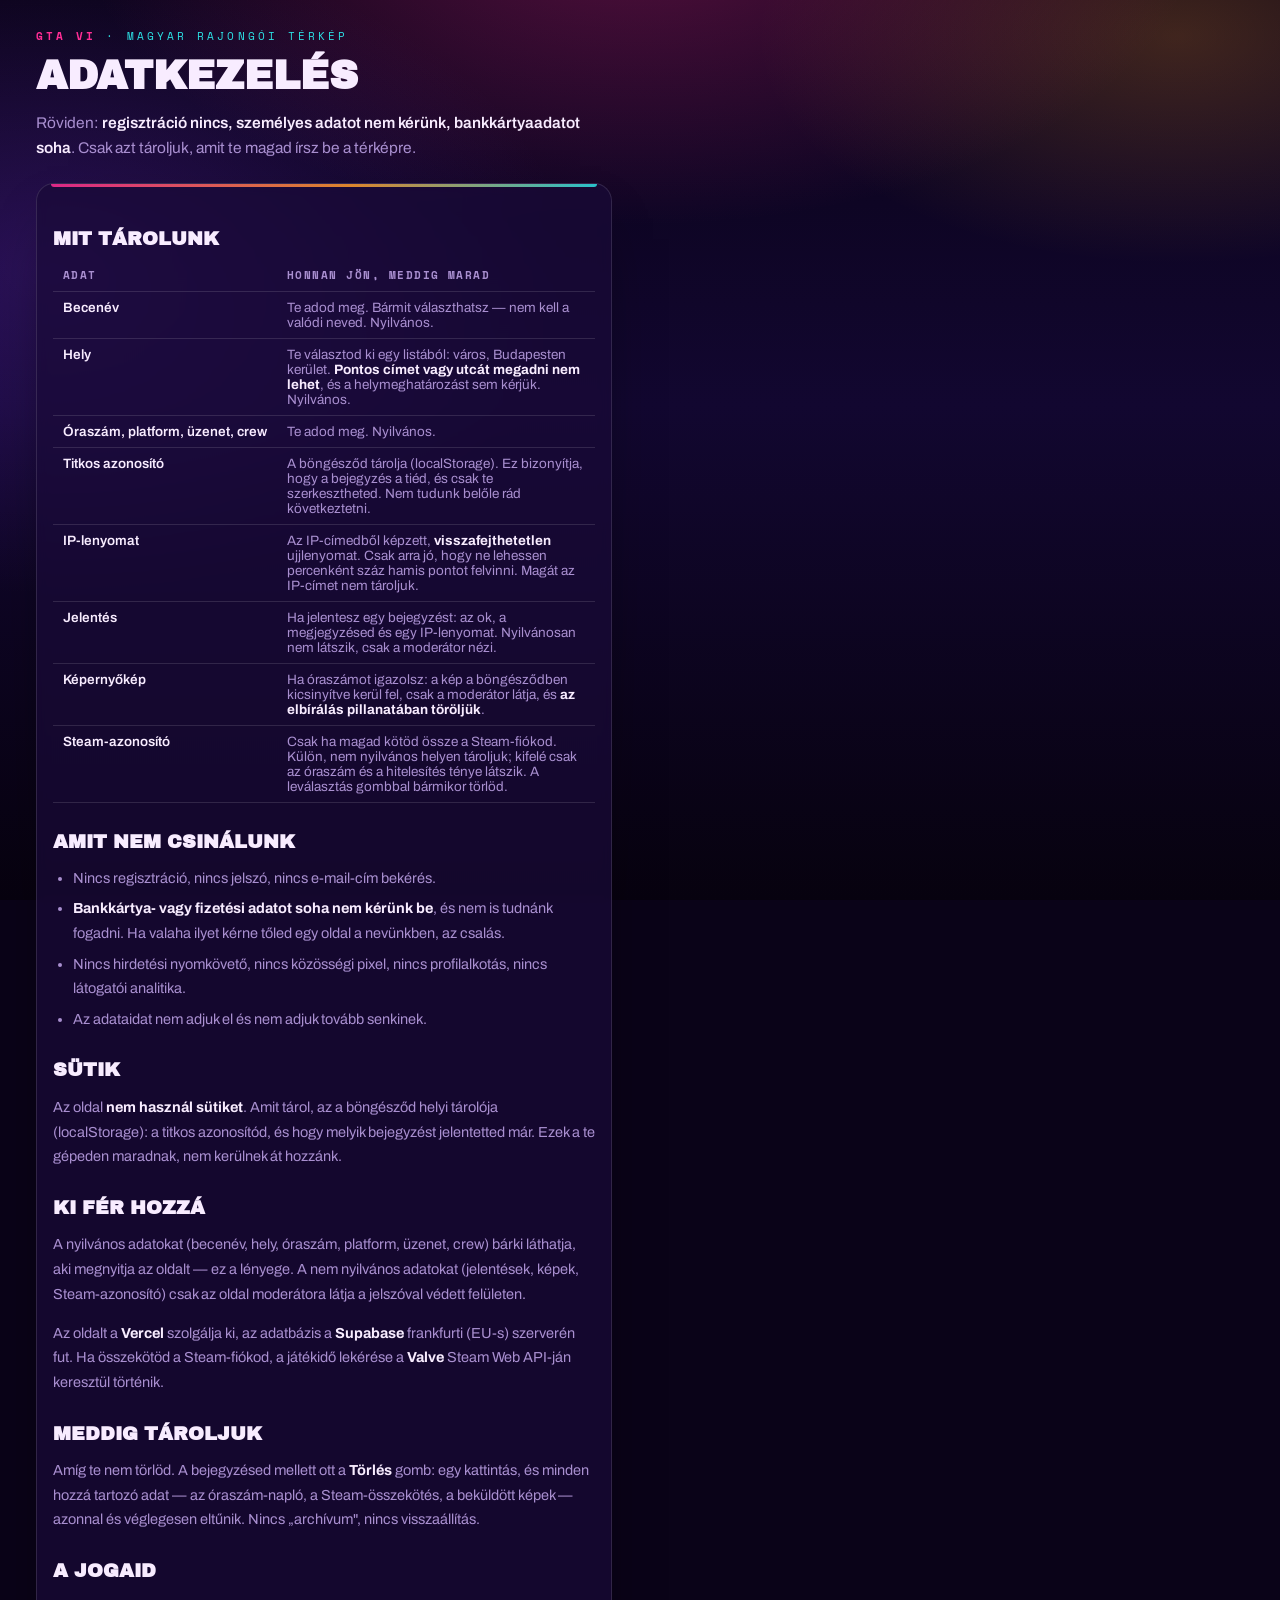
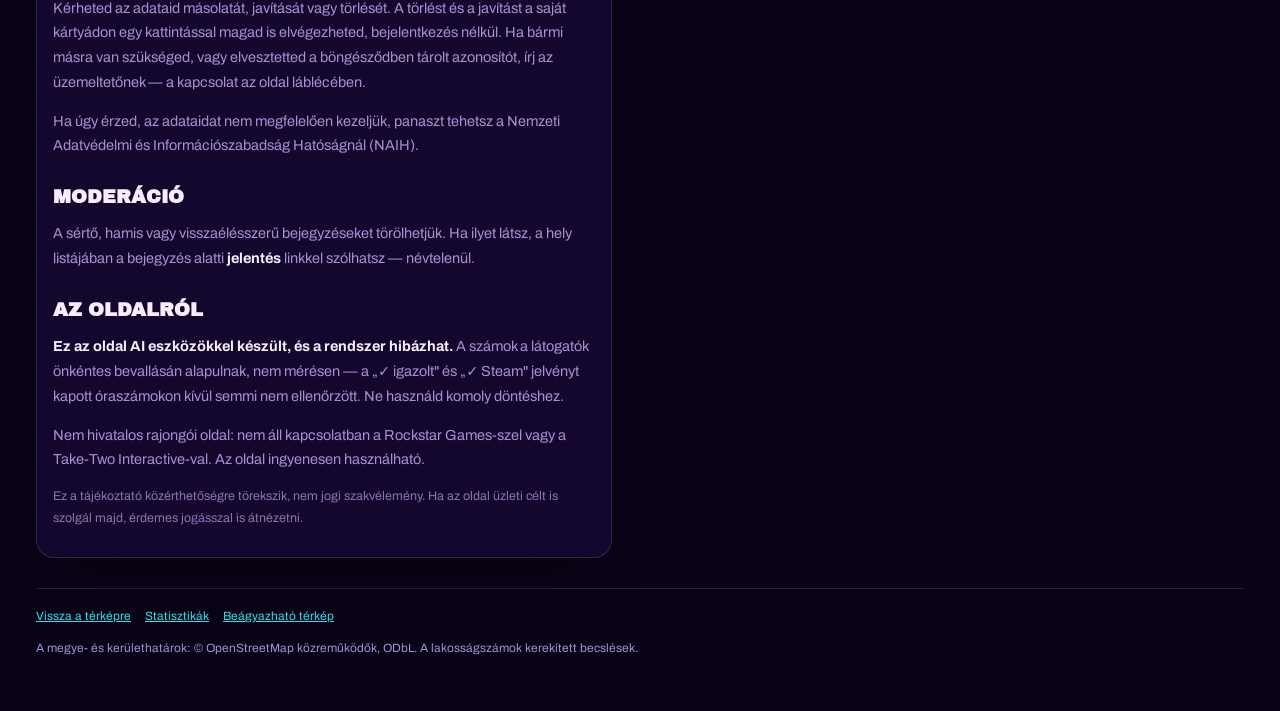
<file: adatkezeles.html>
<!doctype html>
<html lang="hu">
<head>
<meta charset="utf-8">
<meta name="viewport" content="width=device-width,initial-scale=1,viewport-fit=cover">
<title>Adatkezelés — GTA VI Magyar Térkép</title>
<meta name="description" content="Milyen adatot tárol a GTA VI magyar rajongói térkép, meddig, és hogyan töröltetheted.">
<link rel="icon" href="/favicon.svg" type="image/svg+xml">
<link rel="preconnect" href="https://fonts.gstatic.com" crossorigin>
<link rel="stylesheet" href="https://fonts.googleapis.com/css2?family=Archivo+Black&family=Archivo:wght@400;600;700&family=Space+Mono:wght@400;700&display=swap">
<link rel="stylesheet" href="assets/style.css">
<style>
  .doc{max-width:72ch}
  .doc h3{font-family:var(--display);font-size:19px;text-transform:uppercase;margin:28px 0 8px;color:var(--fg)}
  .doc p,.doc li{font-size:14.5px;line-height:1.7;color:var(--muted)}
  .doc strong{color:var(--fg)}
  .doc ul{padding-left:20px}
  .doc li{margin-bottom:6px}
  .doc table{width:100%;border-collapse:collapse;margin:10px 0 4px;font-size:13.5px}
  .doc th,.doc td{text-align:left;padding:8px 10px;border-bottom:1px solid var(--line);vertical-align:top}
  .doc th{font-family:var(--mono);font-size:10.5px;letter-spacing:.14em;text-transform:uppercase;color:var(--muted)}
  .doc td{color:var(--muted)}
  .doc td:first-child{color:var(--fg);font-weight:600;white-space:nowrap}
</style>
</head>
<body>
<div class="wrap">
  <p class="eyebrow"><b>GTA VI</b> · Magyar rajongói térkép</p>
  <h2 class="page">Adatkezelés</h2>
  <p class="lede">Röviden: <strong>regisztráció nincs, személyes adatot nem kérünk, bankkártyaadatot soha</strong>. Csak azt tároljuk, amit te magad írsz be a térképre.</p>

  <div class="panel pad doc" style="margin-top:22px">

    <h3>Mit tárolunk</h3>
    <table>
      <tr><th>Adat</th><th>Honnan jön, meddig marad</th></tr>
      <tr><td>Becenév</td><td>Te adod meg. Bármit választhatsz — nem kell a valódi neved. Nyilvános.</td></tr>
      <tr><td>Hely</td><td>Te választod ki egy listából: város, Budapesten kerület. <strong>Pontos címet vagy utcát megadni nem lehet</strong>, és a helymeghatározást sem kérjük. Nyilvános.</td></tr>
      <tr><td>Óraszám, platform, üzenet, crew</td><td>Te adod meg. Nyilvános.</td></tr>
      <tr><td>Titkos azonosító</td><td>A böngésződ tárolja (localStorage). Ez bizonyítja, hogy a bejegyzés a tiéd, és csak te szerkesztheted. Nem tudunk belőle rád következtetni.</td></tr>
      <tr><td>IP-lenyomat</td><td>Az IP-címedből képzett, <strong>visszafejthetetlen</strong> ujjlenyomat. Csak arra jó, hogy ne lehessen percenként száz hamis pontot felvinni. Magát az IP-címet nem tároljuk.</td></tr>
      <tr><td>Jelentés</td><td>Ha jelentesz egy bejegyzést: az ok, a megjegyzésed és egy IP-lenyomat. Nyilvánosan nem látszik, csak a moderátor nézi.</td></tr>
      <tr><td>Képernyőkép</td><td>Ha óraszámot igazolsz: a kép a böngésződben kicsinyítve kerül fel, csak a moderátor látja, és <strong>az elbírálás pillanatában töröljük</strong>.</td></tr>
      <tr><td>Steam-azonosító</td><td>Csak ha magad kötöd össze a Steam-fiókod. Külön, nem nyilvános helyen tároljuk; kifelé csak az óraszám és a hitelesítés ténye látszik. A leválasztás gombbal bármikor törlöd.</td></tr>
    </table>

    <h3>Amit nem csinálunk</h3>
    <ul>
      <li>Nincs regisztráció, nincs jelszó, nincs e-mail-cím bekérés.</li>
      <li><strong>Bankkártya- vagy fizetési adatot soha nem kérünk be</strong>, és nem is tudnánk fogadni. Ha valaha ilyet kérne tőled egy oldal a nevünkben, az csalás.</li>
      <li>Nincs hirdetési nyomkövető, nincs közösségi pixel, nincs profilalkotás, nincs látogatói analitika.</li>
      <li>Az adataidat nem adjuk el és nem adjuk tovább senkinek.</li>
    </ul>

    <h3>Sütik</h3>
    <p>Az oldal <strong>nem használ sütiket</strong>. Amit tárol, az a böngésződ helyi tárolója (localStorage): a titkos azonosítód, és hogy melyik bejegyzést jelentetted már. Ezek a te gépeden maradnak, nem kerülnek át hozzánk.</p>

    <h3>Ki fér hozzá</h3>
    <p>A nyilvános adatokat (becenév, hely, óraszám, platform, üzenet, crew) bárki láthatja, aki megnyitja az oldalt — ez a lényege. A nem nyilvános adatokat (jelentések, képek, Steam-azonosító) csak az oldal moderátora látja a jelszóval védett felületen.</p>
    <p>Az oldalt a <strong>Vercel</strong> szolgálja ki, az adatbázis a <strong>Supabase</strong> frankfurti (EU-s) szerverén fut. Ha összekötöd a Steam-fiókod, a játékidő lekérése a <strong>Valve</strong> Steam Web API-ján keresztül történik.</p>

    <h3>Meddig tároljuk</h3>
    <p>Amíg te nem törlöd. A bejegyzésed mellett ott a <strong>Törlés</strong> gomb: egy kattintás, és minden hozzá tartozó adat — az óraszám-napló, a Steam-összekötés, a beküldött képek — azonnal és véglegesen eltűnik. Nincs „archívum", nincs visszaállítás.</p>

    <h3>A jogaid</h3>
    <p>Kérheted az adataid másolatát, javítását vagy törlését. A törlést és a javítást a saját kártyádon egy kattintással magad is elvégezheted, bejelentkezés nélkül. Ha bármi másra van szükséged, vagy elvesztetted a böngésződben tárolt azonosítót, írj az üzemeltetőnek — a kapcsolat az oldal láblécében.</p>
    <p>Ha úgy érzed, az adataidat nem megfelelően kezeljük, panaszt tehetsz a Nemzeti Adatvédelmi és Információszabadság Hatóságnál (NAIH).</p>

    <h3>Moderáció</h3>
    <p>A sértő, hamis vagy visszaélésszerű bejegyzéseket törölhetjük. Ha ilyet látsz, a hely listájában a bejegyzés alatti <strong>jelentés</strong> linkkel szólhatsz — névtelenül.</p>

    <h3>Az oldalról</h3>
    <p><strong>Ez az oldal AI eszközökkel készült, és a rendszer hibázhat.</strong> A számok a látogatók önkéntes bevallásán alapulnak, nem mérésen — a „✓ igazolt" és „✓ Steam" jelvényt kapott óraszámokon kívül semmi nem ellenőrzött. Ne használd komoly döntéshez.</p>
    <p>Nem hivatalos rajongói oldal: nem áll kapcsolatban a Rockstar Games-szel vagy a Take-Two Interactive-val. Az oldal ingyenesen használható.</p>
    <p style="font-size:12.5px;opacity:.8">Ez a tájékoztató közérthetőségre törekszik, nem jogi szakvélemény. Ha az oldal üzleti célt is szolgál majd, érdemes jogásszal is átnézetni.</p>
  </div>

  <footer>
    <nav>
      <a href="index.html">Vissza a térképre</a>
      <a href="stats.html">Statisztikák</a>
      <a href="beagyazas.html">Beágyazható térkép</a>
    </nav>
    <p>A megye- és kerülethatárok: © OpenStreetMap közreműködők, ODbL. A lakosságszámok kerekített becslések.</p>
  </footer>
</div>
</body>
</html>
</file>
<file: assets/style.css>
/* GTA VI magyar rajongói térkép — éjszakai neon stílus, egyetlen (sötét) témában. */
:root{
  --ink:#0a0318;
  --card:rgba(26,10,56,.72);
  --pink:#ff2d95;
  --orange:#ff9c2b;
  --cyan:#2de2e6;
  --violet:#8b3bff;
  --fg:#f8ecff;
  --muted:#a98fd0;
  --line:rgba(255,255,255,.12);
  --glow:0 0 18px rgba(255,45,149,.55);
  --display:"Archivo Black","Archivo",system-ui,sans-serif;
  --body:"Archivo",system-ui,-apple-system,"Segoe UI",sans-serif;
  --mono:"Space Mono",ui-monospace,Consolas,monospace;
  color-scheme:dark;
}
*{box-sizing:border-box}
/* a rejtés akkor is érvényes legyen, ha az elemnek saját display-e van */
[hidden]{display:none!important}
html,body{min-height:100%}
body{
  margin:0;font-family:var(--body);color:var(--fg);font-size:14px;
  background:
    radial-gradient(900px 480px at 50% -8%,rgba(255,45,149,.30),transparent 62%),
    radial-gradient(700px 380px at 92% 4%,rgba(255,156,43,.22),transparent 60%),
    radial-gradient(800px 500px at 4% 30%,rgba(139,59,255,.22),transparent 65%),
    linear-gradient(180deg,#0a0318 0%,#120730 45%,#07020f 100%);
  background-color:var(--ink);background-attachment:fixed;
}
img{max-width:100%}
a{color:var(--cyan)}
.wrap{max-width:1240px;margin:0 auto;padding-left:max(16px,env(safe-area-inset-left,0px));padding-right:max(16px,env(safe-area-inset-right,0px));padding-block:28px 40px}

/* fejléc */
.eyebrow{font-family:var(--mono);font-size:11px;letter-spacing:.28em;text-transform:uppercase;color:var(--cyan);margin:0 0 10px;display:flex;align-items:center;gap:10px;flex-wrap:wrap}
.eyebrow b{color:var(--pink);font-weight:700}
h1{font-family:var(--display);font-weight:400;font-size:clamp(34px,8vw,68px);line-height:.95;margin:0;text-wrap:balance;
  background:linear-gradient(104deg,#ff2d95 0%,#ff5f7a 38%,#ff9c2b 78%,#ffd66e 100%);
  -webkit-background-clip:text;background-clip:text;color:transparent;
  filter:drop-shadow(0 4px 24px rgba(255,45,149,.35));text-transform:uppercase;letter-spacing:-.01em}
h2.page{font-family:var(--display);font-size:clamp(24px,5vw,40px);margin:0 0 6px;text-transform:uppercase;color:var(--fg)}
.lede{max-width:62ch;color:var(--muted);font-size:15.5px;line-height:1.6;margin:14px 0 0}
.lede strong{color:var(--fg);font-weight:600}
.chip{font-family:var(--mono);font-size:11px;letter-spacing:.14em;text-transform:uppercase;border:1px solid rgba(45,226,230,.4);color:var(--cyan);border-radius:999px;padding:4px 10px;background:rgba(45,226,230,.07);white-space:nowrap}
.chip.live{border-color:rgba(90,210,160,.5);color:#8af0c0;background:rgba(90,210,160,.08)}
.chip.live i{display:inline-block;width:7px;height:7px;border-radius:50%;background:#5ad2a0;margin-right:6px;animation:blip 1.8s infinite}
@keyframes blip{0%,100%{opacity:1}50%{opacity:.25}}

/* fejléc + hirdetőhely */
.headrow{display:grid;grid-template-columns:minmax(0,1fr) auto;gap:20px;align-items:start}
.promo{width:300px;max-width:100%;border:1px solid var(--line);border-radius:14px;overflow:hidden;background:rgba(255,255,255,.04)}
.promo a{display:block;line-height:0}
.promo img{display:block;width:100%;height:auto}
.promo .lab{font-family:var(--mono);font-size:9.5px;letter-spacing:.18em;text-transform:uppercase;color:var(--muted);padding:5px 8px;text-align:center;line-height:1.4}
@media (max-width:900px){
  .headrow{grid-template-columns:minmax(0,1fr)}
  .promo{width:100%;max-width:360px;margin-top:4px}
}

/* statisztika — a sor balról sötét lilából jobbra világos ciánig folyik át */
.stats{display:grid;grid-template-columns:repeat(5,minmax(0,1fr));gap:12px;margin:26px 0 20px}
.stat{min-width:0;border:1px solid rgba(255,255,255,.14);border-radius:14px;padding:14px 16px}
.stat .k{font-family:var(--mono);font-size:10.5px;letter-spacing:.17em;text-transform:uppercase;color:rgba(255,255,255,.78)}
.stat .v{font-family:var(--display);font-size:clamp(19px,3vw,28px);line-height:1.1;margin-top:6px;font-variant-numeric:tabular-nums;color:#fff;text-shadow:0 1px 10px rgba(0,0,0,.35)}
.stat .v small{font-family:var(--body);font-size:13px;font-weight:600;color:rgba(255,255,255,.72);letter-spacing:0}
.stat.d .v{font-size:clamp(15px,2.2vw,20px)}
/* átmenetes színfolyam az 5 bokszon (DOM-sorrend szerint) */
.stats .stat:nth-child(1){background:linear-gradient(160deg,rgba(120,40,230,.55),rgba(90,30,180,.30));border-color:rgba(139,59,255,.5)}
.stats .stat:nth-child(2){background:linear-gradient(160deg,rgba(214,46,170,.55),rgba(150,35,150,.30));border-color:rgba(214,46,170,.5)}
.stats .stat:nth-child(3){background:linear-gradient(160deg,rgba(255,74,120,.55),rgba(210,50,110,.30));border-color:rgba(255,74,120,.5)}
.stats .stat:nth-child(4){background:linear-gradient(160deg,rgba(255,140,70,.55),rgba(240,110,70,.30));border-color:rgba(255,156,43,.55)}
.stats .stat:nth-child(5){background:linear-gradient(160deg,rgba(80,220,205,.52),rgba(60,180,210,.28));border-color:rgba(45,226,230,.55)}
.stats .stat:nth-child(5) .k,.stats .stat:nth-child(4) .k{color:rgba(10,4,24,.72)}
.stats .stat:nth-child(5) .v,.stats .stat:nth-child(4) .v{color:#120024;text-shadow:none}
.stats .stat:nth-child(5) .v small,.stats .stat:nth-child(4) .v small{color:rgba(10,4,24,.6)}

/* elrendezés */
.grid{display:grid;grid-template-columns:minmax(0,1.62fr) minmax(0,1fr);gap:18px;align-items:start}
.panel{position:relative;min-width:0;border:1px solid var(--line);border-radius:18px;background:var(--card);backdrop-filter:blur(6px);box-shadow:0 24px 60px -32px rgba(0,0,0,.9)}
/* vékony színcsík a panelek tetején, hogy ne legyen egyhangú */
.panel::before{content:"";position:absolute;left:14px;right:14px;top:0;height:3px;border-radius:0 0 3px 3px;background:linear-gradient(90deg,var(--pink),var(--orange) 55%,var(--cyan));opacity:.85}
.panel>header{display:flex;gap:10px;align-items:center;justify-content:space-between;flex-wrap:wrap;padding:14px 16px;border-bottom:1px solid var(--line)}
.panel h2{font-family:var(--mono);font-size:11px;letter-spacing:.2em;text-transform:uppercase;color:var(--cyan);margin:0;font-weight:700}
.pad{padding:16px}
.side{display:flex;flex-direction:column;gap:18px}

/* térkép */
.maphost{position:relative}
svg.map{display:block;width:100%;height:auto;aspect-ratio:1000/618;touch-action:none}
svg.map.drag{cursor:grabbing}
.county{fill:rgba(139,59,255,.1);stroke:rgba(45,226,230,.34);stroke-width:1.1;vector-effect:non-scaling-stroke}
.county.hl{fill:rgba(255,45,149,.12);stroke:rgba(255,45,149,.5)}
.county.heat{stroke:rgba(255,217,160,.3)}
.district{fill:var(--f,rgba(255,45,149,.06));stroke:rgba(255,217,160,.42);stroke-width:.9;vector-effect:non-scaling-stroke;cursor:pointer}
.district:hover{fill:rgba(255,156,43,.3)}
.district.sel{stroke:#fff;stroke-width:1.8}
.dlabel{font-family:var(--mono);fill:rgba(255,217,160,.8);text-anchor:middle;pointer-events:none;letter-spacing:.04em}
.pin{cursor:pointer}
.pin .halo{fill:rgba(255,45,149,.18)}
.pin .dot{fill:url(#pinGrad);stroke:rgba(10,3,24,.85);stroke-width:1;vector-effect:non-scaling-stroke}
.pin.mine .dot{fill:url(#mineGrad)}
.pin.mine .halo{fill:rgba(45,226,230,.22)}
.pin.sel .dot{stroke:#fff;stroke-width:2}
.pin.live .halo{animation:pulse 2.2s ease-out infinite}
@keyframes pulse{0%{opacity:.55;transform:scale(.7)}70%{opacity:0;transform:scale(1.5)}100%{opacity:0}}
.pin .cnt{font-family:var(--mono);font-weight:700;fill:#0a0318;text-anchor:middle;pointer-events:none}
.mapctl{position:absolute;top:10px;right:10px;display:flex;gap:6px;flex-wrap:wrap;justify-content:flex-end}
.mapfoot{display:flex;gap:14px;align-items:center;justify-content:space-between;flex-wrap:wrap;padding:10px 16px 14px;font-family:var(--mono);font-size:10.5px;letter-spacing:.1em;text-transform:uppercase;color:var(--muted)}
.legend{display:flex;gap:14px;flex-wrap:wrap;align-items:center}
/* élő hírfolyam */
.ticker{border-top:1px solid var(--line);overflow:hidden;padding:9px 16px}
.tickrow{display:flex;gap:26px;white-space:nowrap;font-family:var(--mono);font-size:11.5px;color:var(--muted);letter-spacing:.04em;animation:tick 42s linear infinite}
.tickrow b{color:var(--pink);font-weight:700}
.tickrow i{font-style:normal;color:var(--cyan)}
.ticker:hover .tickrow{animation-play-state:paused}
@keyframes tick{from{transform:translateX(0)}to{transform:translateX(-50%)}}
/* heti kihívás */
.chcim{font-family:var(--display);font-size:17px;line-height:1.25;color:var(--fg)}
/* térkép-oszlop: alatta a tippek */
.mapcol{min-width:0;display:flex;flex-direction:column;gap:18px}
.tiprow{display:flex;gap:14px;align-items:flex-start;justify-content:space-between;padding:13px 16px;border-bottom:1px solid rgba(255,255,255,.06)}
.tiprow:last-of-type{border-bottom:0}
.tiprow .txt{font-size:13.5px;line-height:1.55;color:var(--fg);min-width:0}
.tiprow .who{font-family:var(--mono);font-size:10px;letter-spacing:.1em;text-transform:uppercase;color:var(--muted);margin-top:5px}
.tiprow .who b{color:var(--orange);font-weight:700}
.tipvote{flex:0 0 auto;display:flex;flex-direction:column;align-items:center;gap:3px;background:rgba(255,255,255,.06);border:1px solid var(--line);color:var(--muted);border-radius:10px;padding:7px 10px;cursor:pointer;transition:.15s;font-family:var(--mono);font-size:12px;line-height:1}
.tipvote:hover{border-color:var(--pink);color:var(--pink);background:rgba(255,45,149,.1)}
.tipvote.done{border-color:var(--cyan);color:var(--cyan);background:rgba(45,226,230,.12);cursor:default}
.tipvote svg{display:block}
.tipmore{display:block;padding:11px 16px;font-family:var(--mono);font-size:11.5px;letter-spacing:.08em;text-transform:uppercase;color:var(--cyan);text-decoration:none;border-top:1px solid var(--line)}
.tipmore:hover{color:var(--pink)}
.btn.pulse{border-color:rgba(255,45,149,.55);color:var(--fg);animation:pulsebtn 2.6s ease-in-out infinite}
.btn.pulse:hover{animation:none;border-color:var(--pink)}
@keyframes pulsebtn{0%,100%{box-shadow:0 0 0 0 rgba(255,45,149,.45)}50%{box-shadow:0 0 0 9px rgba(255,45,149,0)}}
.legend i{display:inline-block;width:9px;height:9px;border-radius:50%;margin-right:5px;vertical-align:middle}
.bar{display:inline-block;width:74px;height:9px;border-radius:5px;background:linear-gradient(90deg,rgba(255,155,39,.15),#ff2d95);vertical-align:middle;margin:0 6px}
.tip{position:absolute;pointer-events:none;opacity:0;transform:translate(-50%,-125%);background:rgba(8,2,20,.95);border:1px solid rgba(255,45,149,.5);border-radius:10px;padding:7px 10px;font-size:12px;line-height:1.35;white-space:nowrap;z-index:4;box-shadow:0 10px 30px -12px #000;transition:opacity .12s}
.tip b{color:var(--pink)}
.tip span{color:var(--muted);font-family:var(--mono);font-size:11px}

/* gombok */
.btn{font-family:var(--body);font-weight:700;font-size:13px;border-radius:10px;border:1px solid var(--line);background:rgba(255,255,255,.06);color:var(--fg);padding:9px 13px;cursor:pointer;transition:.15s}
.btn:hover{background:rgba(255,255,255,.12);border-color:rgba(255,255,255,.26)}
.btn.sm{font-size:11px;padding:6px 10px;font-family:var(--mono);letter-spacing:.12em;text-transform:uppercase}
.btn.on{border-color:var(--cyan);color:var(--cyan);background:rgba(45,226,230,.12)}
.btn.primary{width:100%;padding:15px 18px;font-family:var(--display);font-weight:400;font-size:16px;text-transform:uppercase;letter-spacing:.04em;border:0;color:#190414;background:linear-gradient(100deg,var(--pink),#ff6b5e 52%,var(--orange));box-shadow:var(--glow)}
.btn.primary:hover{filter:brightness(1.08)}
.btn.ghost{background:transparent}
.btn:focus-visible,select:focus-visible,input:focus-visible,textarea:focus-visible{outline:2px solid var(--cyan);outline-offset:2px}
.tabs{display:flex;gap:6px;flex-wrap:wrap}

/* saját kártya */
.mine{border:1px solid rgba(45,226,230,.38);border-radius:14px;padding:13px 14px;background:linear-gradient(170deg,rgba(45,226,230,.12),rgba(45,226,230,.03))}
.mine .nm{font-family:var(--display);font-size:17px}
.mine .meta{font-family:var(--mono);font-size:11px;color:var(--cyan);margin-top:4px;letter-spacing:.06em}
.mine .row{display:flex;gap:8px;margin-top:11px;flex-wrap:wrap}
.note{font-size:12.5px;color:var(--muted);line-height:1.5}
.rank{display:inline-block;font-family:var(--mono);font-size:10px;letter-spacing:.12em;text-transform:uppercase;border:1px solid currentColor;border-radius:999px;padding:2px 7px;vertical-align:middle}
.crewdot{display:inline-block;width:8px;height:8px;border-radius:50%;margin-right:5px;vertical-align:middle}

/* listák */
.lb{list-style:none;margin:0;padding:0}
.lb li{display:grid;grid-template-columns:22px 1fr auto;gap:10px;align-items:baseline;padding:9px 16px;border-bottom:1px solid rgba(255,255,255,.06);cursor:pointer}
.lb li:hover{background:rgba(255,255,255,.05)}
.lb li:last-child{border-bottom:0}
.lb .rk{font-family:var(--mono);font-size:11px;color:var(--muted)}
.lb li:nth-child(1) .rk{color:var(--pink)}.lb li:nth-child(2) .rk{color:var(--orange)}.lb li:nth-child(3) .rk{color:var(--cyan)}
.lb .nm{font-size:14px;font-weight:600;min-width:0;overflow:hidden;text-overflow:ellipsis;white-space:nowrap}
.lb .nm em{display:block;font-style:normal;font-family:var(--mono);font-size:10.5px;color:var(--muted);letter-spacing:.06em;text-transform:uppercase}
.lb .vl{font-family:var(--mono);font-size:12.5px;font-variant-numeric:tabular-nums;white-space:nowrap;text-align:right}
.lb .vl em{display:block;font-style:normal;font-size:10px;color:#8af0c0}
.flag{display:block;margin-top:3px;font-family:var(--mono);font-size:9.5px;letter-spacing:.1em;text-transform:uppercase;
  background:none;border:0;color:var(--muted);cursor:pointer;padding:2px 0;text-decoration:underline;text-underline-offset:2px}
.flag:hover{color:#ff6b8a}
.flag.done{font-style:normal;color:rgba(169,143,208,.6);text-decoration:none;cursor:default}
.empty{padding:22px 16px;text-align:center;color:var(--muted);font-size:13px;line-height:1.6}
.empty b{display:block;font-family:var(--display);font-size:15px;color:var(--fg);margin-bottom:6px;text-transform:uppercase}
.banner{margin:0 0 18px;border:1px solid rgba(255,156,43,.4);background:rgba(255,156,43,.09);border-radius:12px;padding:11px 14px;font-size:13px;line-height:1.5;color:#ffd9a0}

/* modal */
dialog{border:1px solid rgba(255,45,149,.4);border-radius:18px;padding:0;width:min(470px,calc(100vw - 32px));background:linear-gradient(175deg,#1b0a3d,#0b0320);color:var(--fg);box-shadow:0 40px 90px -30px #000}
dialog::backdrop{background:rgba(5,1,14,.78);backdrop-filter:blur(3px)}
dialog h3{font-family:var(--display);font-size:22px;margin:0;text-transform:uppercase}
.mbody{padding:20px;display:flex;flex-direction:column;gap:14px;max-height:72vh;overflow:auto}
label{display:block;font-family:var(--mono);font-size:10.5px;letter-spacing:.17em;text-transform:uppercase;color:var(--muted);margin-bottom:6px}
input[type=text],input[type=number],select,textarea{width:100%;padding:11px 12px;border-radius:10px;border:1px solid var(--line);background:rgba(0,0,0,.4);color:var(--fg);font-family:var(--body);font-size:14.5px}
textarea{resize:vertical;min-height:62px}
.two{display:grid;grid-template-columns:1fr 1fr;gap:12px}
.err{color:#ff6b8a;font-size:12.5px;min-height:1em}
.mfoot{display:flex;gap:10px;padding:0 20px 20px}
.mfoot .btn{flex:1}
.hint{font-size:11.5px;color:var(--muted);margin-top:5px;line-height:1.45}
.idcard{display:block;width:100%;border-radius:14px;border:1px solid var(--line)}

/* beágyazó kód */
code.embed{display:block;font-family:var(--mono);font-size:11px;background:rgba(0,0,0,.45);border:1px solid var(--line);border-radius:10px;padding:10px;color:#ffd9a0;word-break:break-all;line-height:1.5}

footer{margin-top:30px;padding-top:18px;border-top:1px solid var(--line);color:var(--muted);font-size:12px;line-height:1.65}
footer b{color:var(--fg)}
footer nav{margin-bottom:8px;display:flex;gap:14px;flex-wrap:wrap}

/* diagram */
.chart{width:100%;height:auto;display:block}
.chart .ax{stroke:rgba(255,255,255,.14);stroke-width:1}
.chart .gl{stroke:rgba(255,255,255,.07);stroke-width:1}
.chart text{font-family:var(--mono);font-size:10px;fill:var(--muted)}
.bars rect{fill:url(#barGrad)}

@media (max-width:980px){.stats{grid-template-columns:repeat(2,minmax(0,1fr))}}
@media (max-width:900px){.grid{grid-template-columns:minmax(0,1fr)}}
@media (prefers-reduced-motion:reduce){*{transition:none!important;animation:none!important}}
</file>
